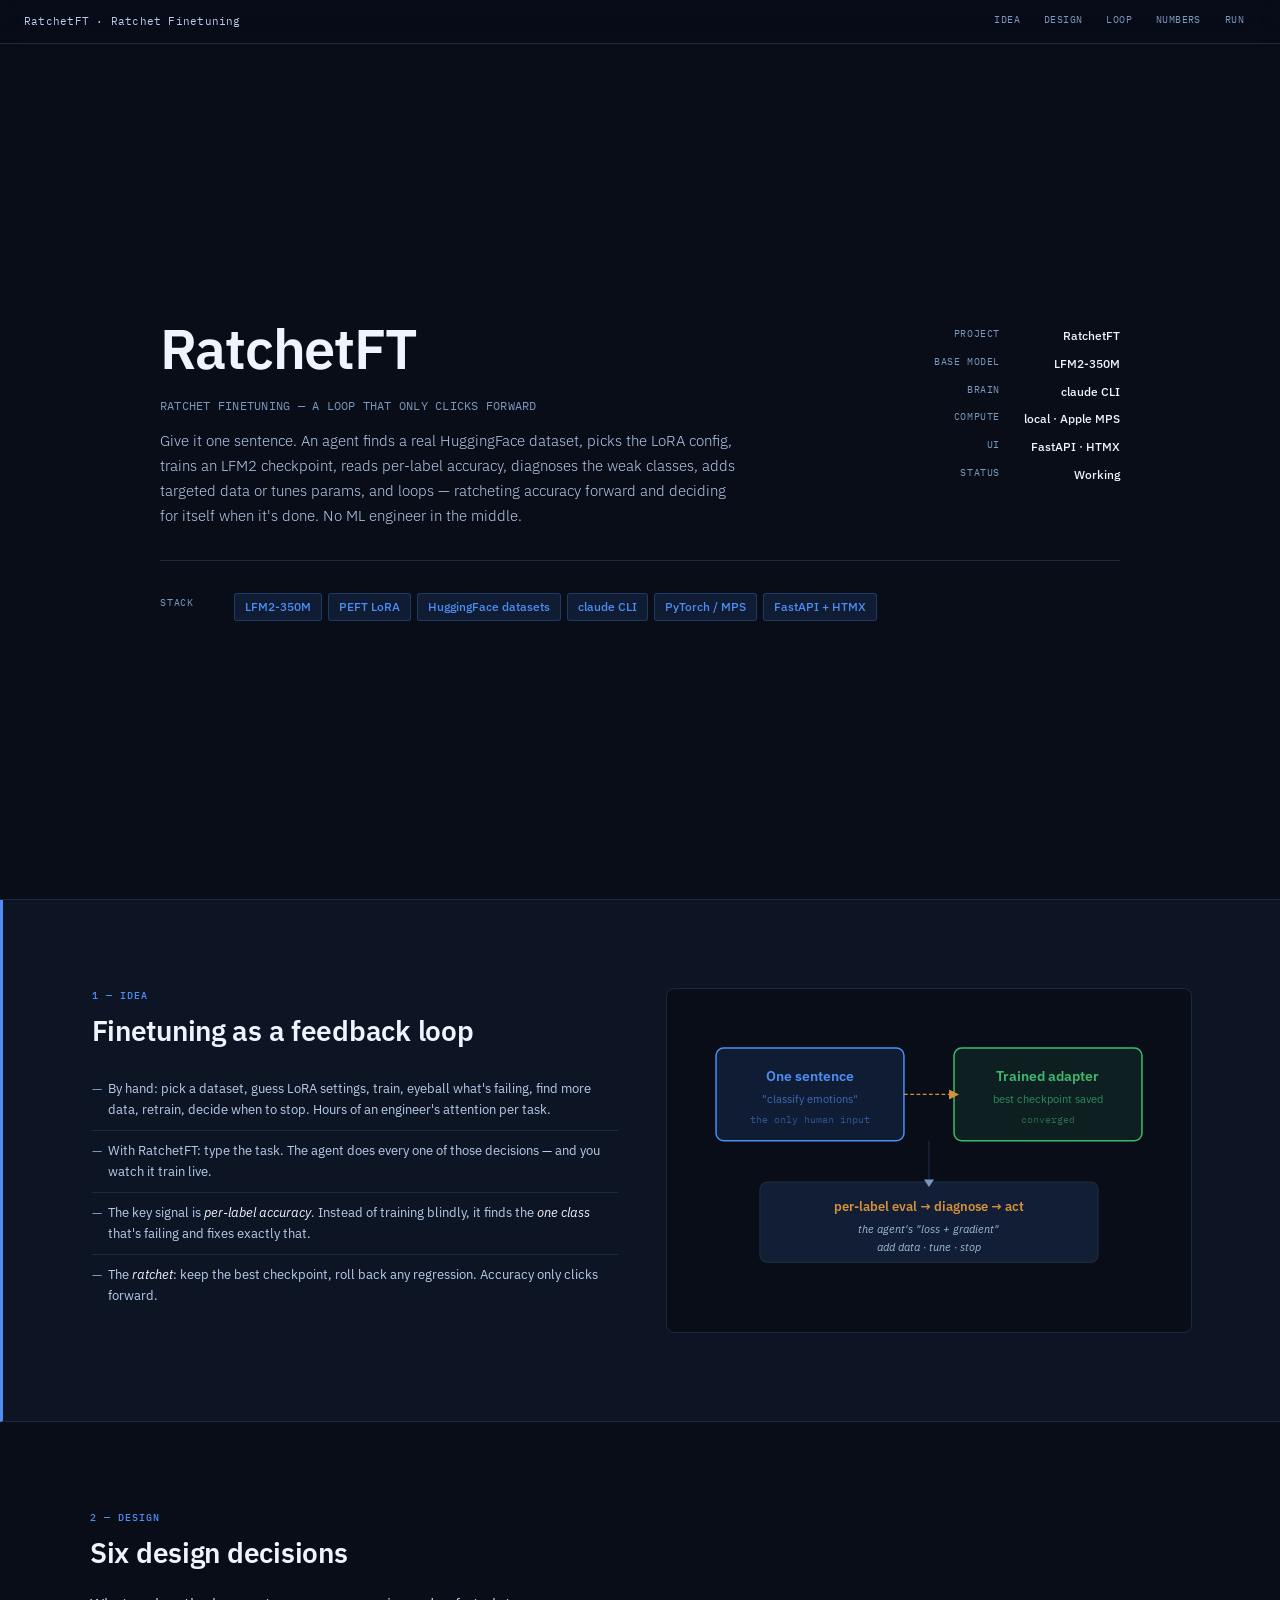
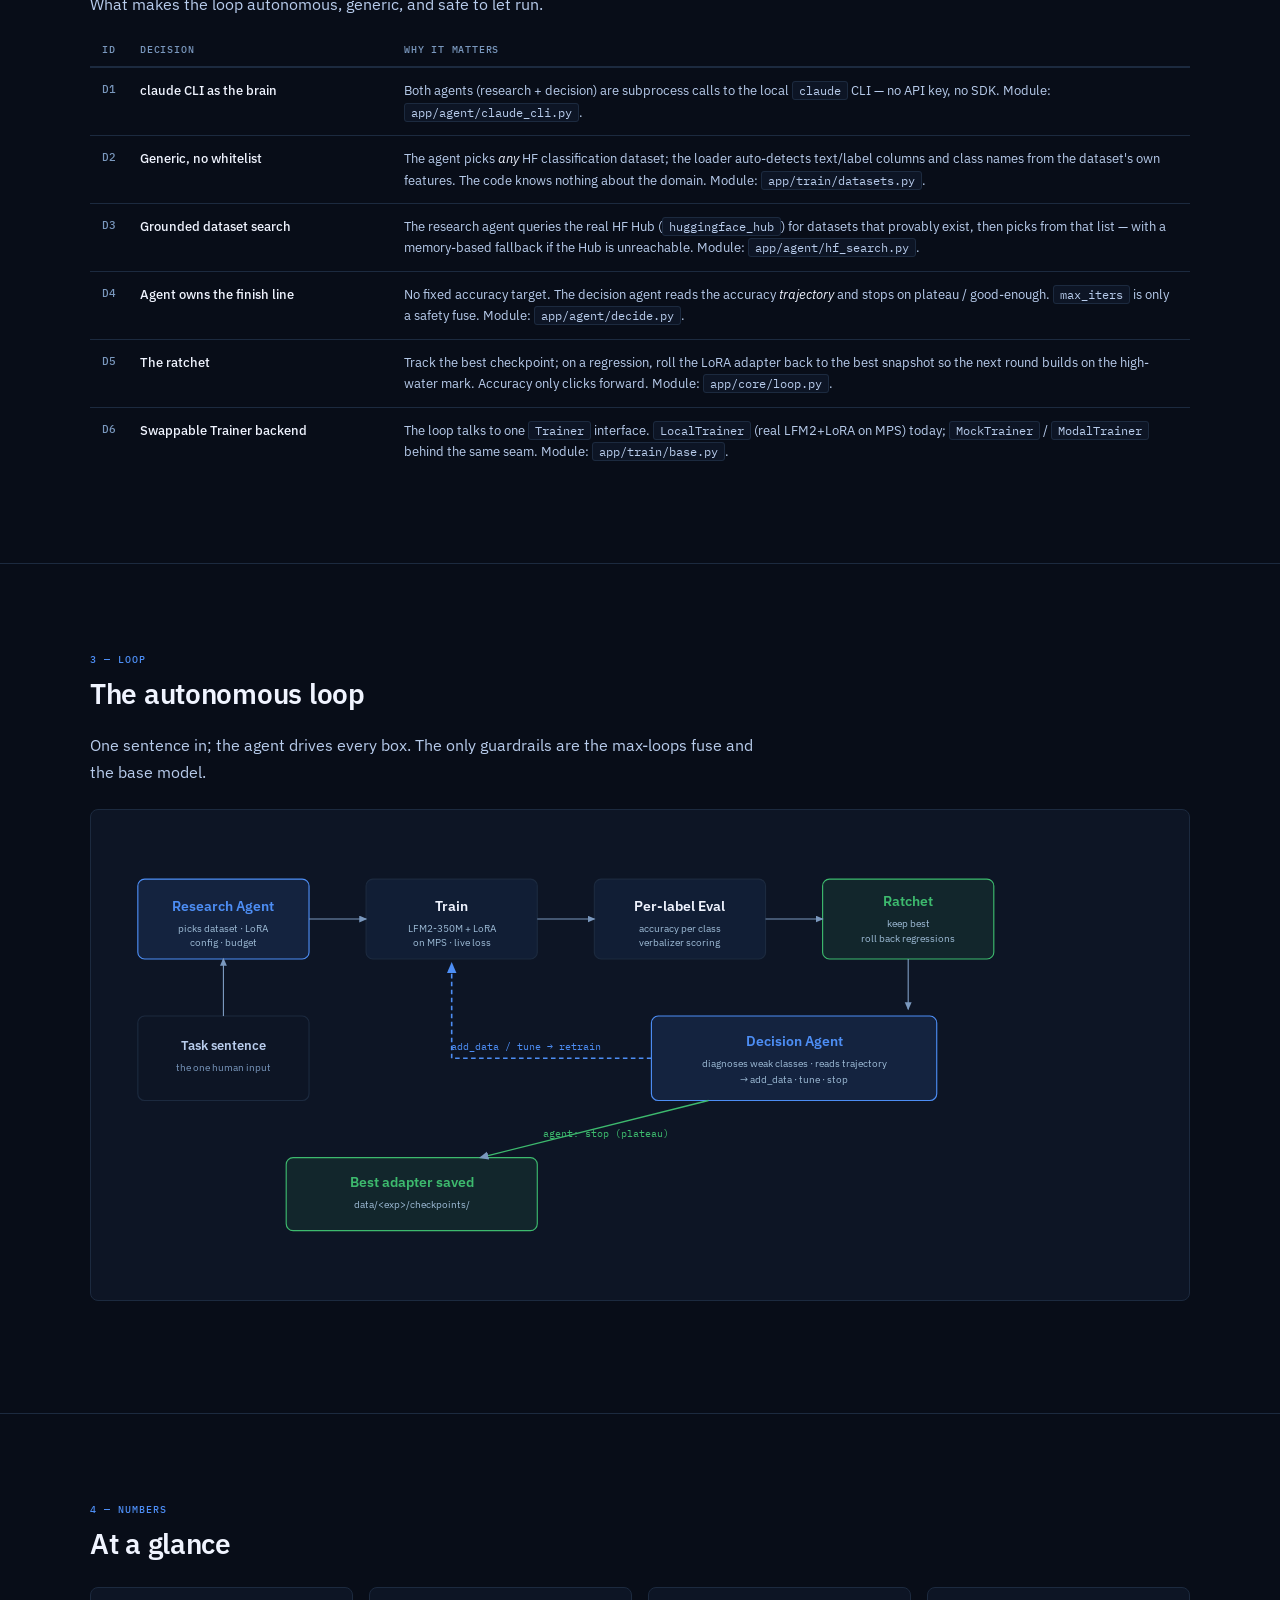
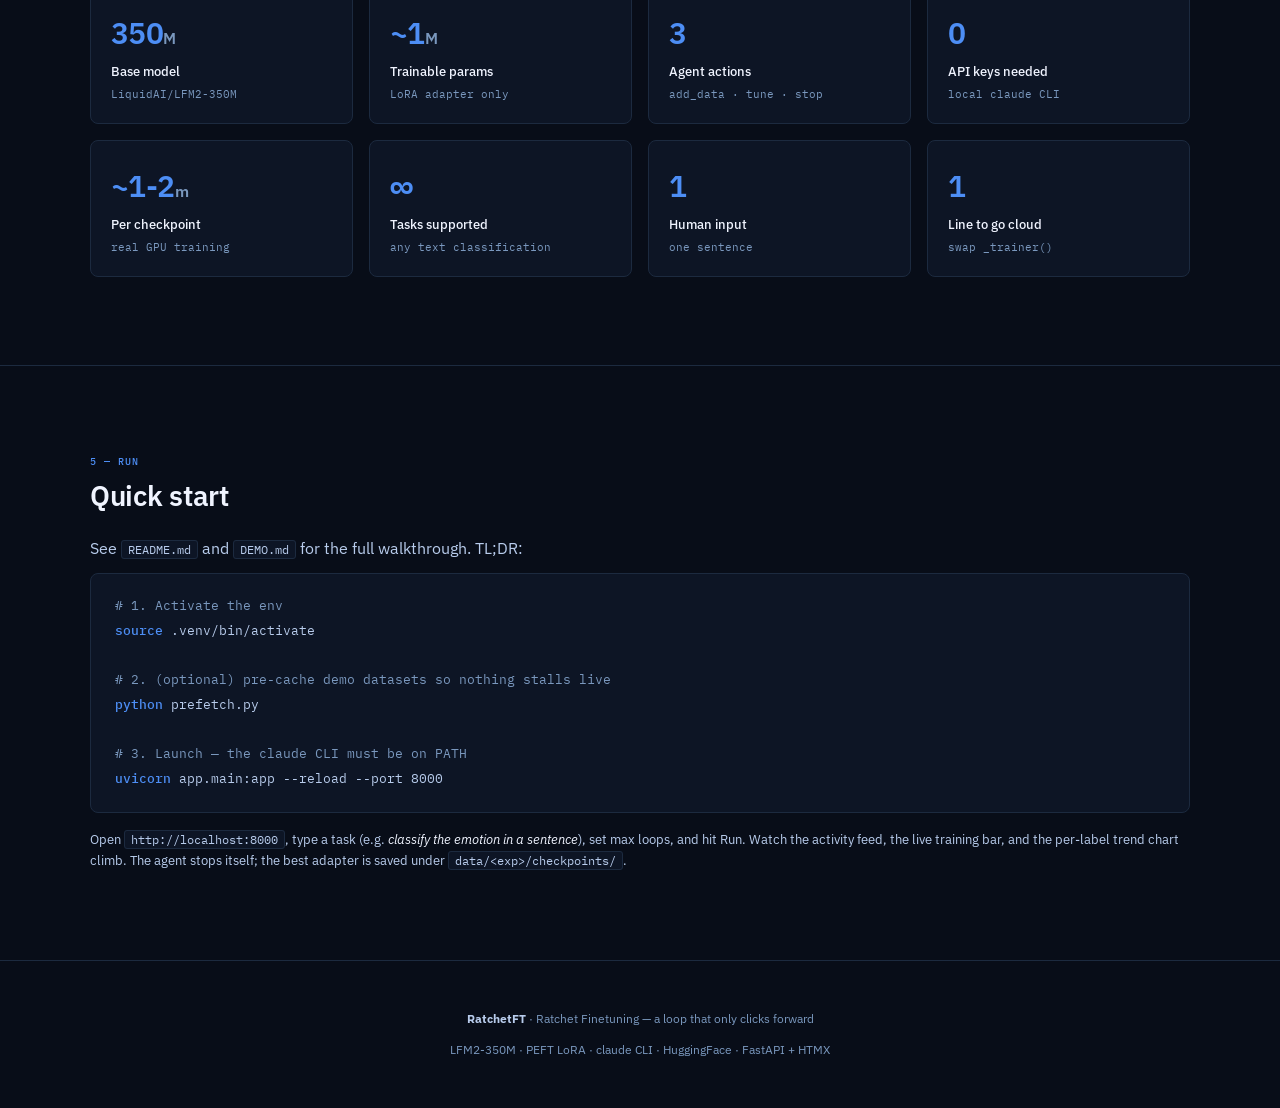
<file: index.html>
<!DOCTYPE html>
<html lang="en">
<head>
<meta charset="UTF-8">
<meta name="viewport" content="width=device-width, initial-scale=1.0">
<title>RatchetFT — Ratchet Finetuning</title>
<link rel="preconnect" href="https://fonts.googleapis.com">
<link href="https://fonts.googleapis.com/css2?family=IBM+Plex+Sans:wght@300;400;500;600&family=IBM+Plex+Mono:wght@400;500&display=swap" rel="stylesheet">
<style>
:root {
  --bg: #080d18; --surface: #0d1525; --border: #1c2a3f;
  --ink: #f0f4ff; --mid: #b8ccec; --faint: #7a98be;
  --blue: #4d8ef5; --blue-bg: rgba(77,142,245,0.12);
  --green: #3dba6e; --green-bg: rgba(61,186,110,0.1);
  --amber: #d4923a; --amber-bg: rgba(212,146,58,0.1);
  --red: #e05555; --teal: #2ab8b0;
  --font: 'IBM Plex Sans', system-ui, sans-serif;
  --mono: 'IBM Plex Mono', monospace;
}
*, *::before, *::after { box-sizing: border-box; margin: 0; padding: 0; }
html { scroll-behavior: smooth; }
body { font-family: var(--font); background: var(--bg); color: var(--ink);
  font-size: 16px; line-height: 1.65; -webkit-font-smoothing: antialiased; }

#prog { position: fixed; top: 0; left: 0; height: 2px; background: var(--blue); z-index: 999; width: 0%; }

nav { position: fixed; top: 0; left: 0; right: 0; z-index: 900; height: 44px;
  background: rgba(8,13,24,0.92); backdrop-filter: blur(12px);
  border-bottom: 1px solid var(--border); display: flex; align-items: center;
  padding: 0 24px; gap: 24px; }
.nav-title { font-family: var(--mono); font-size: 11px; color: var(--mid); white-space: nowrap; letter-spacing: 0.02em; }
.nav-links { display: flex; gap: 0; margin-left: auto; }
.nav-links a { font-family: var(--mono); font-size: 10px; color: var(--faint);
  text-decoration: none; padding: 0 12px; height: 44px; display: flex; align-items: center;
  letter-spacing: 0.04em; text-transform: uppercase; border-bottom: 2px solid transparent;
  transition: color .15s, border-color .15s; }
.nav-links a:hover { color: var(--ink); border-color: var(--blue); }

.reveal { opacity: 0; transform: translateY(16px); transition: opacity .5s ease, transform .5s ease; }
.reveal.in { opacity: 1; transform: none; }
.d1 { transition-delay: .08s; } .d2 { transition-delay: .16s; } .d3 { transition-delay: .24s; }

section { padding: 88px 24px; border-bottom: 1px solid var(--border); }
.wrap { max-width: 1100px; margin: 0 auto; }
.two-col { display: grid; grid-template-columns: 1fr 1fr; gap: 48px; align-items: start; }
@media (max-width: 820px) { .two-col { grid-template-columns: 1fr; } }

.sec-label { font-family: var(--mono); font-size: 10px; font-weight: 500; color: var(--blue);
  letter-spacing: 0.1em; text-transform: uppercase; margin-bottom: 8px; }
h2 { font-size: 28px; font-weight: 600; letter-spacing: -0.01em; margin-bottom: 20px; line-height: 1.3; }
h3 { font-size: 18px; font-weight: 600; margin-bottom: 10px; }
p { color: var(--mid); margin-bottom: 12px; }
p:last-child { margin-bottom: 0; }
a { color: var(--blue); text-decoration: none; } a:hover { color: var(--ink); }
em { color: var(--ink); font-style: italic; }
code { font-family: var(--mono); font-size: 12px; background: var(--surface); color: var(--mid);
  padding: 1px 6px; border-radius: 3px; border: 1px solid var(--border); }

/* COVER */
#cover { min-height: 100vh; display: flex; flex-direction: column; justify-content: center;
  padding: 100px 32px 60px; }
.cover-inner { max-width: 960px; margin: 0 auto; width: 100%; }
.cover-rule { height: 1px; background: var(--border); margin: 32px 0; }
.cover-header { display: grid; grid-template-columns: 1fr auto; gap: 32px; align-items: start; }
@media (max-width: 720px) { .cover-header { grid-template-columns: 1fr; } .cover-right { text-align: left; } .cover-right table { margin-left: 0; } }
.cover-h1 { font-size: clamp(34px, 5vw, 56px); font-weight: 600; letter-spacing: -0.02em; line-height: 1.1;
  margin-bottom: 16px; background: linear-gradient(135deg, #f0f4ff 40%, #4d8ef5 100%);
  -webkit-background-clip: text; -webkit-text-fill-color: transparent; background-clip: text; }
.cover-tag { font-family: var(--mono); font-size: 12px; color: var(--faint); margin-bottom: 14px; letter-spacing: 0.02em; }
.cover-sub { font-size: 15px; color: var(--mid); max-width: 580px; font-weight: 300; }
.cover-right { text-align: right; padding-top: 4px; }
.cover-right table { border-collapse: collapse; margin-left: auto; }
.cover-right td { padding: 4px 0 4px 24px; font-size: 12px; vertical-align: top; }
.cover-right td:first-child { font-family: var(--mono); font-size: 10px; color: var(--faint);
  text-align: right; text-transform: uppercase; letter-spacing: 0.06em; white-space: nowrap; }
.cover-right td:last-child { color: var(--ink); font-weight: 500; }
.cover-footer { display: flex; align-items: flex-start; gap: 40px; }
.cover-team-label { font-family: var(--mono); font-size: 10px; color: var(--faint);
  text-transform: uppercase; letter-spacing: 0.08em; padding-top: 2px; white-space: nowrap; }
.member-list { display: flex; flex-wrap: wrap; gap: 6px; }
.member { font-size: 12px; font-weight: 500; color: var(--blue); background: var(--blue-bg);
  border: 1px solid rgba(77,142,245,0.25); padding: 3px 10px; border-radius: 3px; }

/* CONTEXT */
#context { background: var(--surface); border-left: 3px solid var(--blue); }
.bullet-list { list-style: none; padding: 0; }
.bullet-list li { padding: 9px 0; border-bottom: 1px solid var(--border); padding-left: 16px;
  position: relative; color: var(--mid); font-size: 13px; }
.bullet-list li:last-child { border-bottom: none; }
.bullet-list li span.d { position: absolute; left: 0; color: var(--faint); }
.distill-box { background: var(--bg); border: 1px solid var(--border); border-radius: 8px; padding: 24px; }

/* DESIGN TABLE */
.constraint-table { width: 100%; border-collapse: collapse; margin-top: 16px; }
.constraint-table th { font-family: var(--mono); font-size: 10px; text-transform: uppercase;
  letter-spacing: 0.08em; color: var(--faint); font-weight: 500; padding: 8px 12px; text-align: left;
  border-bottom: 2px solid var(--border); }
.constraint-table td { padding: 12px; border-bottom: 1px solid var(--border); vertical-align: top;
  color: var(--mid); font-size: 13px; }
.constraint-table tr:last-child td { border-bottom: none; }
.constraint-table tr:hover td { background: var(--surface); }
.constraint-table td:first-child { font-family: var(--mono); font-size: 11px; color: var(--faint); white-space: nowrap; font-weight: 500; }
.constraint-table td.title { color: var(--ink); font-weight: 500; }

/* ARCH */
.arch-container { background: var(--surface); border: 1px solid var(--border); border-radius: 8px;
  padding: 28px 24px; margin: 24px 0; }
.arch-container svg { width: 100%; display: block; overflow: visible; }

/* STATS */
.scale-grid { display: grid; grid-template-columns: repeat(4, 1fr); gap: 16px; margin-top: 24px; }
@media (max-width: 820px) { .scale-grid { grid-template-columns: repeat(2, 1fr); } }
.scale-box { background: var(--surface); border: 1px solid var(--border); border-radius: 8px; padding: 20px; }
.scale-val { font-size: 30px; font-weight: 600; color: var(--blue); letter-spacing: -0.02em; }
.scale-val .u { font-size: 16px; color: var(--faint); }
.scale-label { font-size: 13px; color: var(--ink); font-weight: 500; margin-top: 4px; }
.scale-sub { font-size: 11px; color: var(--faint); font-family: var(--mono); margin-top: 2px; }

/* RUN */
.code-block { background: var(--surface); border: 1px solid var(--border); border-radius: 8px;
  padding: 20px 24px; font-family: var(--mono); font-size: 13px; color: var(--mid);
  line-height: 1.9; overflow-x: auto; white-space: pre; }
.code-block .cm { color: var(--faint); } .code-block .cmd { color: var(--blue); font-weight: 500; }

footer { padding: 48px 24px; text-align: center; }
footer p { font-size: 12px; color: var(--faint); }
footer strong { color: var(--mid); }
</style>
</head>
<body>
<div id="prog"></div>

<nav>
  <span class="nav-title">RatchetFT · Ratchet Finetuning</span>
  <div class="nav-links">
    <a href="#context">Idea</a>
    <a href="#design">Design</a>
    <a href="#architecture">Loop</a>
    <a href="#stats">Numbers</a>
    <a href="#run">Run</a>
  </div>
</nav>

<!-- COVER -->
<section id="cover">
  <div class="cover-inner">
    <div class="cover-header reveal in">
      <div>
        <h1 class="cover-h1">RatchetFT</h1>
        <p class="cover-tag">RATCHET FINETUNING — A LOOP THAT ONLY CLICKS FORWARD</p>
        <p class="cover-sub">Give it one sentence. An agent finds a real HuggingFace dataset, picks the LoRA config, trains an LFM2 checkpoint, reads per-label accuracy, diagnoses the weak classes, adds targeted data or tunes params, and loops — ratcheting accuracy forward and deciding for itself when it's done. No ML engineer in the middle.</p>
      </div>
      <div class="cover-right">
        <table><tbody>
          <tr><td>Project</td><td>RatchetFT</td></tr>
          <tr><td>Base model</td><td>LFM2-350M</td></tr>
          <tr><td>Brain</td><td>claude CLI</td></tr>
          <tr><td>Compute</td><td>local · Apple MPS</td></tr>
          <tr><td>UI</td><td>FastAPI · HTMX</td></tr>
          <tr><td>Status</td><td>Working</td></tr>
        </tbody></table>
      </div>
    </div>
    <div class="cover-rule reveal in"></div>
    <div class="cover-footer reveal d1 in">
      <span class="cover-team-label">Stack</span>
      <div class="member-list">
        <span class="member">LFM2-350M</span>
        <span class="member">PEFT LoRA</span>
        <span class="member">HuggingFace datasets</span>
        <span class="member">claude CLI</span>
        <span class="member">PyTorch / MPS</span>
        <span class="member">FastAPI + HTMX</span>
      </div>
    </div>
  </div>
</section>

<!-- CONTEXT -->
<section id="context">
  <div class="wrap">
    <div class="two-col">
      <div>
        <p class="sec-label reveal in">1 — Idea</p>
        <h2 class="reveal d1 in">Finetuning as a feedback loop</h2>
        <ul class="bullet-list reveal d1 in">
          <li><span class="d">—</span> By hand: pick a dataset, guess LoRA settings, train, eyeball what's failing, find more data, retrain, decide when to stop. Hours of an engineer's attention per task.</li>
          <li><span class="d">—</span> With RatchetFT: type the task. The agent does every one of those decisions — and you watch it train live.</li>
          <li><span class="d">—</span> The key signal is <em>per-label accuracy</em>. Instead of training blindly, it finds the <em>one class</em> that's failing and fixes exactly that.</li>
          <li><span class="d">—</span> The <em>ratchet</em>: keep the best checkpoint, roll back any regression. Accuracy only clicks forward.</li>
        </ul>
      </div>
      <div class="distill-box reveal d2 in">
        <svg viewBox="0 0 380 230" xmlns="http://www.w3.org/2000/svg" font-family="'IBM Plex Sans', sans-serif">
          <rect x="20" y="28" width="150" height="74" rx="6" fill="rgba(77,142,245,0.12)" stroke="#4d8ef5" stroke-width="1.2"/>
          <text x="95" y="54" text-anchor="middle" font-size="11" font-weight="600" fill="#4d8ef5">One sentence</text>
          <text x="95" y="72" text-anchor="middle" font-size="9" fill="#4d8ef5" opacity=".7">"classify emotions"</text>
          <text x="95" y="88" text-anchor="middle" font-size="8" fill="#4d8ef5" opacity=".5" font-family="'IBM Plex Mono',monospace">the only human input</text>

          <rect x="210" y="28" width="150" height="74" rx="6" fill="rgba(61,186,110,0.1)" stroke="#3dba6e" stroke-width="1.2"/>
          <text x="285" y="54" text-anchor="middle" font-size="11" font-weight="600" fill="#3dba6e">Trained adapter</text>
          <text x="285" y="72" text-anchor="middle" font-size="9" fill="#3dba6e" opacity=".7">best checkpoint saved</text>
          <text x="285" y="88" text-anchor="middle" font-size="8" fill="#3dba6e" opacity=".5" font-family="'IBM Plex Mono',monospace">converged</text>

          <line x1="170" y1="65" x2="210" y2="65" stroke="#d4923a" stroke-width="1" stroke-dasharray="3,2"/>
          <polygon points="206,61 214,65 206,69" fill="#d4923a"/>

          <rect x="55" y="135" width="270" height="64" rx="6" fill="#111e35" stroke="#1c2a3f"/>
          <text x="190" y="158" text-anchor="middle" font-size="10" font-weight="600" fill="#d4923a">per-label eval → diagnose → act</text>
          <text x="190" y="176" text-anchor="middle" font-size="9" fill="#9fbdd8" font-style="italic">the agent's "loss + gradient"</text>
          <text x="190" y="190" text-anchor="middle" font-size="9" fill="#9fbdd8" font-style="italic">add data · tune · stop</text>
          <line x1="190" y1="102" x2="190" y2="133" stroke="#1c2a3f" stroke-width="1"/>
          <polygon points="186,133 194,133 190,139" fill="#7a98be"/>
        </svg>
      </div>
    </div>
  </div>
</section>

<!-- DESIGN -->
<section id="design">
  <div class="wrap">
    <p class="sec-label reveal in">2 — Design</p>
    <h2 class="reveal d1 in">Six design decisions</h2>
    <p class="reveal d1 in" style="max-width:680px;">What makes the loop autonomous, generic, and safe to let run.</p>
    <table class="constraint-table reveal d2 in">
      <thead><tr><th>ID</th><th style="width:24%">Decision</th><th>Why it matters</th></tr></thead>
      <tbody>
        <tr><td>D1</td><td class="title">claude CLI as the brain</td>
          <td>Both agents (research + decision) are subprocess calls to the local <code>claude</code> CLI — no API key, no SDK. Module: <code>app/agent/claude_cli.py</code>.</td></tr>
        <tr><td>D2</td><td class="title">Generic, no whitelist</td>
          <td>The agent picks <em>any</em> HF classification dataset; the loader auto-detects text/label columns and class names from the dataset's own features. The code knows nothing about the domain. Module: <code>app/train/datasets.py</code>.</td></tr>
        <tr><td>D3</td><td class="title">Grounded dataset search</td>
          <td>The research agent queries the real HF Hub (<code>huggingface_hub</code>) for datasets that provably exist, then picks from that list — with a memory-based fallback if the Hub is unreachable. Module: <code>app/agent/hf_search.py</code>.</td></tr>
        <tr><td>D4</td><td class="title">Agent owns the finish line</td>
          <td>No fixed accuracy target. The decision agent reads the accuracy <em>trajectory</em> and stops on plateau / good-enough. <code>max_iters</code> is only a safety fuse. Module: <code>app/agent/decide.py</code>.</td></tr>
        <tr><td>D5</td><td class="title">The ratchet</td>
          <td>Track the best checkpoint; on a regression, roll the LoRA adapter back to the best snapshot so the next round builds on the high-water mark. Accuracy only clicks forward. Module: <code>app/core/loop.py</code>.</td></tr>
        <tr><td>D6</td><td class="title">Swappable Trainer backend</td>
          <td>The loop talks to one <code>Trainer</code> interface. <code>LocalTrainer</code> (real LFM2+LoRA on MPS) today; <code>MockTrainer</code> / <code>ModalTrainer</code> behind the same seam. Module: <code>app/train/base.py</code>.</td></tr>
      </tbody>
    </table>
  </div>
</section>

<!-- ARCHITECTURE -->
<section id="architecture">
  <div class="wrap">
    <p class="sec-label reveal in">3 — Loop</p>
    <h2 class="reveal d1 in">The autonomous loop</h2>
    <p class="reveal d1 in" style="max-width:680px;">One sentence in; the agent drives every box. The only guardrails are the max-loops fuse and the base model.</p>
    <div class="arch-container reveal d2 in">
      <svg viewBox="0 0 920 380" xmlns="http://www.w3.org/2000/svg" font-family="'IBM Plex Sans', sans-serif">
        <defs>
          <marker id="ar" markerWidth="8" markerHeight="8" refX="6" refY="3" orient="auto">
            <polygon points="0,0 7,3 0,6" fill="#7a98be"/>
          </marker>
          <marker id="arB" markerWidth="8" markerHeight="8" refX="6" refY="3" orient="auto">
            <polygon points="0,0 7,3 0,6" fill="#4d8ef5"/>
          </marker>
        </defs>

        <!-- top row -->
        <rect x="20" y="36" width="150" height="70" rx="6" fill="rgba(77,142,245,0.12)" stroke="#4d8ef5"/>
        <text x="95" y="64" text-anchor="middle" font-size="12" font-weight="600" fill="#4d8ef5">Research Agent</text>
        <text x="95" y="82" text-anchor="middle" font-size="9" fill="#9fbdd8">picks dataset · LoRA</text>
        <text x="95" y="95" text-anchor="middle" font-size="9" fill="#9fbdd8">config · budget</text>

        <rect x="220" y="36" width="150" height="70" rx="6" fill="#111e35" stroke="#1c2a3f"/>
        <text x="295" y="64" text-anchor="middle" font-size="12" font-weight="600" fill="#f0f4ff">Train</text>
        <text x="295" y="82" text-anchor="middle" font-size="9" fill="#9fbdd8">LFM2-350M + LoRA</text>
        <text x="295" y="95" text-anchor="middle" font-size="9" fill="#9fbdd8">on MPS · live loss</text>

        <rect x="420" y="36" width="150" height="70" rx="6" fill="#111e35" stroke="#1c2a3f"/>
        <text x="495" y="64" text-anchor="middle" font-size="12" font-weight="600" fill="#f0f4ff">Per-label Eval</text>
        <text x="495" y="82" text-anchor="middle" font-size="9" fill="#9fbdd8">accuracy per class</text>
        <text x="495" y="95" text-anchor="middle" font-size="9" fill="#9fbdd8">verbalizer scoring</text>

        <rect x="620" y="36" width="150" height="70" rx="6" fill="rgba(61,186,110,0.1)" stroke="#3dba6e"/>
        <text x="695" y="60" text-anchor="middle" font-size="12" font-weight="600" fill="#3dba6e">Ratchet</text>
        <text x="695" y="78" text-anchor="middle" font-size="9" fill="#9fbdd8">keep best</text>
        <text x="695" y="91" text-anchor="middle" font-size="9" fill="#9fbdd8">roll back regressions</text>

        <!-- top arrows -->
        <line x1="170" y1="71" x2="220" y2="71" stroke="#7a98be" marker-end="url(#ar)"/>
        <line x1="370" y1="71" x2="420" y2="71" stroke="#7a98be" marker-end="url(#ar)"/>
        <line x1="570" y1="71" x2="620" y2="71" stroke="#7a98be" marker-end="url(#ar)"/>

        <!-- ratchet down to decision -->
        <line x1="695" y1="106" x2="695" y2="150" stroke="#7a98be" marker-end="url(#ar)"/>

        <!-- decision agent -->
        <rect x="470" y="156" width="250" height="74" rx="6" fill="rgba(77,142,245,0.12)" stroke="#4d8ef5"/>
        <text x="595" y="182" text-anchor="middle" font-size="12" font-weight="600" fill="#4d8ef5">Decision Agent</text>
        <text x="595" y="201" text-anchor="middle" font-size="9" fill="#9fbdd8">diagnoses weak classes · reads trajectory</text>
        <text x="595" y="215" text-anchor="middle" font-size="9" fill="#9fbdd8">→ add_data · tune · stop</text>

        <!-- loop back: decision to train -->
        <path d="M 470 193 L 295 193 L 295 110" fill="none" stroke="#4d8ef5" stroke-width="1.4" stroke-dasharray="4,3" marker-end="url(#arB)"/>
        <text x="360" y="186" text-anchor="middle" font-size="9" fill="#4d8ef5" font-family="'IBM Plex Mono',monospace">add_data / tune → retrain</text>

        <!-- stop branch -->
        <rect x="150" y="280" width="220" height="64" rx="6" fill="rgba(61,186,110,0.1)" stroke="#3dba6e"/>
        <text x="260" y="306" text-anchor="middle" font-size="12" font-weight="600" fill="#3dba6e">Best adapter saved</text>
        <text x="260" y="324" text-anchor="middle" font-size="9" fill="#9fbdd8">data/&lt;exp&gt;/checkpoints/</text>
        <path d="M 520 230 L 320 280" fill="none" stroke="#3dba6e" stroke-width="1.2" marker-end="url(#ar)"/>
        <text x="430" y="262" text-anchor="middle" font-size="9" fill="#3dba6e" font-family="'IBM Plex Mono',monospace">agent: stop (plateau)</text>

        <!-- task input -->
        <rect x="20" y="156" width="150" height="74" rx="6" fill="#0d1525" stroke="#1c2a3f"/>
        <text x="95" y="186" text-anchor="middle" font-size="11" font-weight="600" fill="#b8ccec">Task sentence</text>
        <text x="95" y="204" text-anchor="middle" font-size="9" fill="#7a98be">the one human input</text>
        <path d="M 95 156 L 95 106" fill="none" stroke="#7a98be" marker-end="url(#ar)"/>
      </svg>
    </div>
  </div>
</section>

<!-- STATS -->
<section id="stats">
  <div class="wrap">
    <p class="sec-label reveal in">4 — Numbers</p>
    <h2 class="reveal d1 in">At a glance</h2>
    <div class="scale-grid reveal d2 in">
      <div class="scale-box"><div class="scale-val">350<span class="u">M</span></div><div class="scale-label">Base model</div><div class="scale-sub">LiquidAI/LFM2-350M</div></div>
      <div class="scale-box"><div class="scale-val">~1<span class="u">M</span></div><div class="scale-label">Trainable params</div><div class="scale-sub">LoRA adapter only</div></div>
      <div class="scale-box"><div class="scale-val">3</div><div class="scale-label">Agent actions</div><div class="scale-sub">add_data · tune · stop</div></div>
      <div class="scale-box"><div class="scale-val">0</div><div class="scale-label">API keys needed</div><div class="scale-sub">local claude CLI</div></div>
      <div class="scale-box"><div class="scale-val">~1-2<span class="u">m</span></div><div class="scale-label">Per checkpoint</div><div class="scale-sub">real GPU training</div></div>
      <div class="scale-box"><div class="scale-val">∞</div><div class="scale-label">Tasks supported</div><div class="scale-sub">any text classification</div></div>
      <div class="scale-box"><div class="scale-val">1</div><div class="scale-label">Human input</div><div class="scale-sub">one sentence</div></div>
      <div class="scale-box"><div class="scale-val">1</div><div class="scale-label">Line to go cloud</div><div class="scale-sub">swap _trainer()</div></div>
    </div>
  </div>
</section>

<!-- RUN -->
<section id="run">
  <div class="wrap">
    <p class="sec-label reveal in">5 — Run</p>
    <h2 class="reveal d1 in">Quick start</h2>
    <p class="reveal d1 in" style="max-width:640px;">See <code>README.md</code> and <code>DEMO.md</code> for the full walkthrough. TL;DR:</p>
    <pre class="code-block reveal d2 in"><span class="cm"># 1. Activate the env</span>
<span class="cmd">source</span> .venv/bin/activate

<span class="cm"># 2. (optional) pre-cache demo datasets so nothing stalls live</span>
<span class="cmd">python</span> prefetch.py

<span class="cm"># 3. Launch — the claude CLI must be on PATH</span>
<span class="cmd">uvicorn</span> app.main:app --reload --port 8000</pre>
    <p class="reveal d2 in" style="margin-top:16px;font-size:13px;">Open <code>http://localhost:8000</code>, type a task (e.g. <em>classify the emotion in a sentence</em>), set max loops, and hit Run. Watch the activity feed, the live training bar, and the per-label trend chart climb. The agent stops itself; the best adapter is saved under <code>data/&lt;exp&gt;/checkpoints/</code>.</p>
  </div>
</section>

<footer>
  <p><strong>RatchetFT</strong> · Ratchet Finetuning — a loop that only clicks forward</p>
  <p>LFM2-350M · PEFT LoRA · claude CLI · HuggingFace · FastAPI + HTMX</p>
</footer>

<script>
window.addEventListener('scroll', () => {
  const p = window.scrollY / (document.body.scrollHeight - window.innerHeight) * 100;
  document.getElementById('prog').style.width = p + '%';
});
const ro = new IntersectionObserver(entries => {
  entries.forEach(e => { if (e.isIntersecting) e.target.classList.add('in'); });
}, { threshold: 0.08 });
document.querySelectorAll('.reveal').forEach(el => ro.observe(el));
</script>
</body>
</html>
</file>
